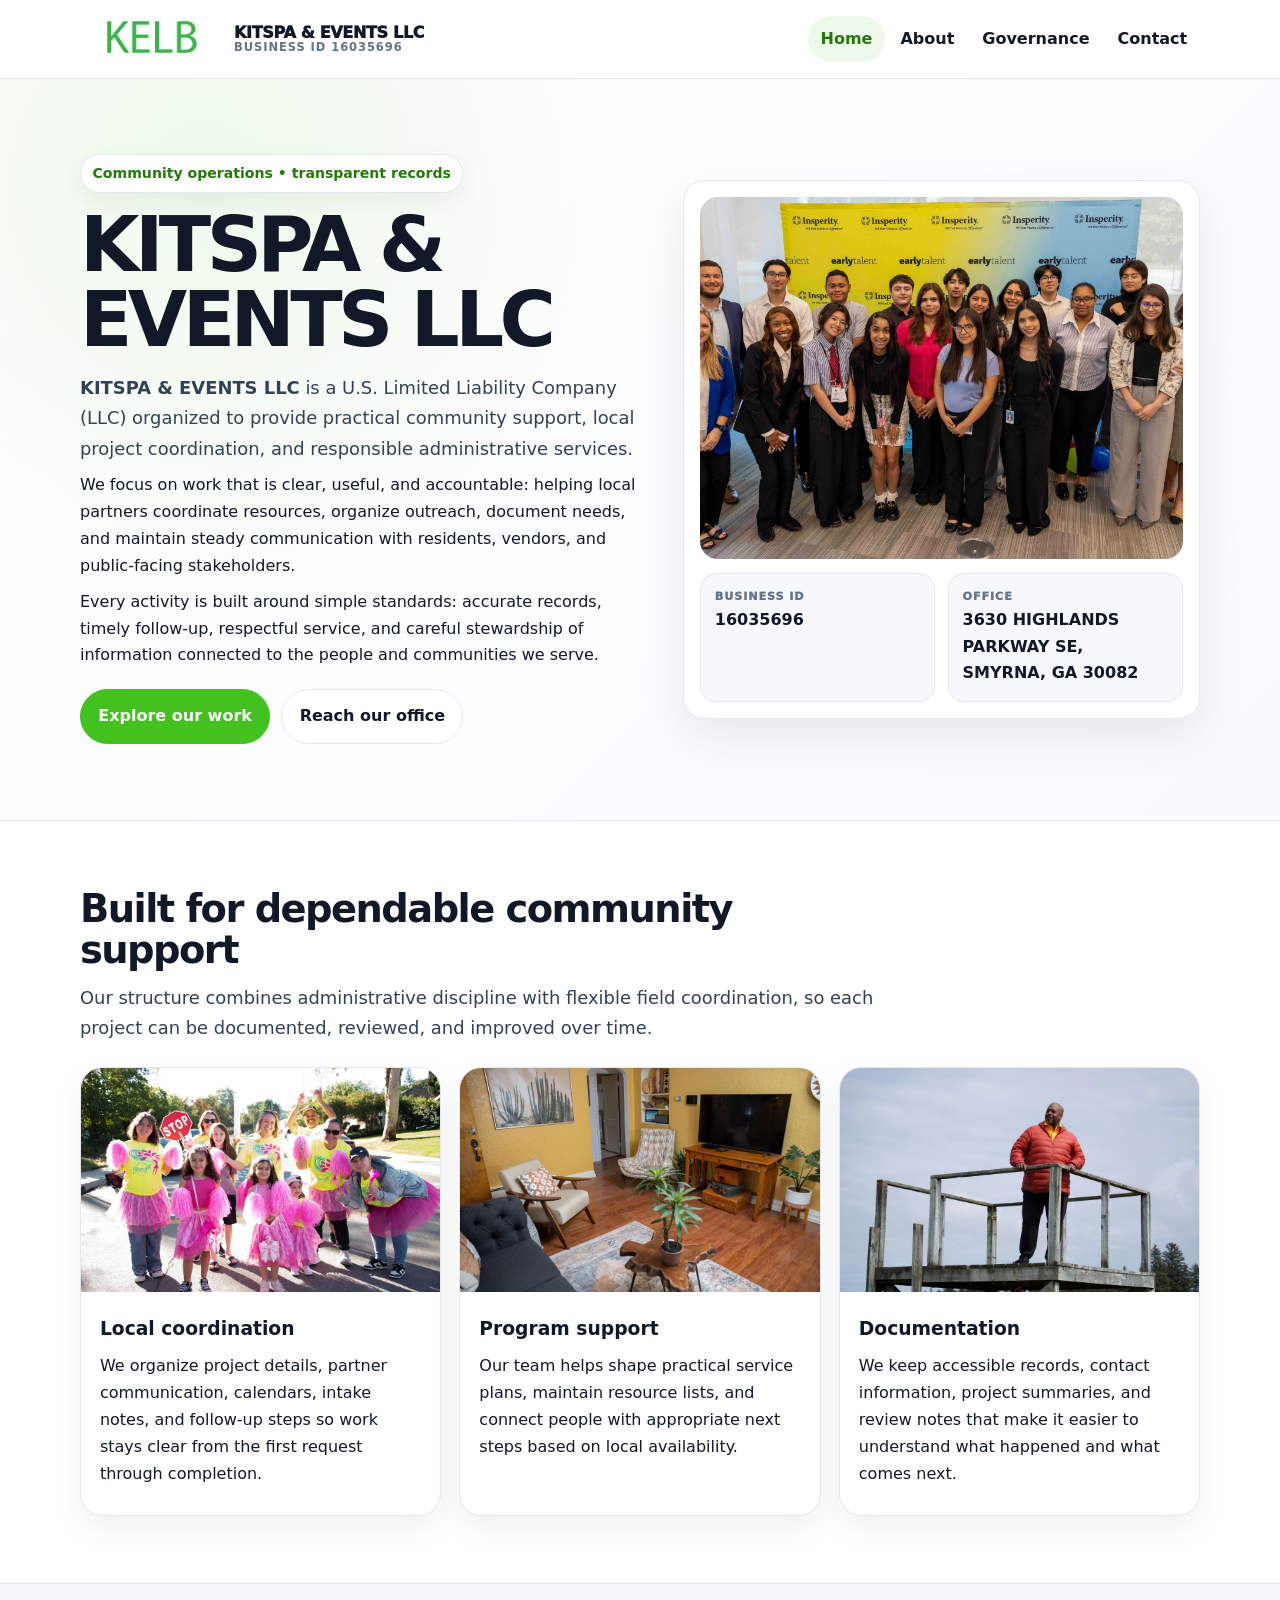
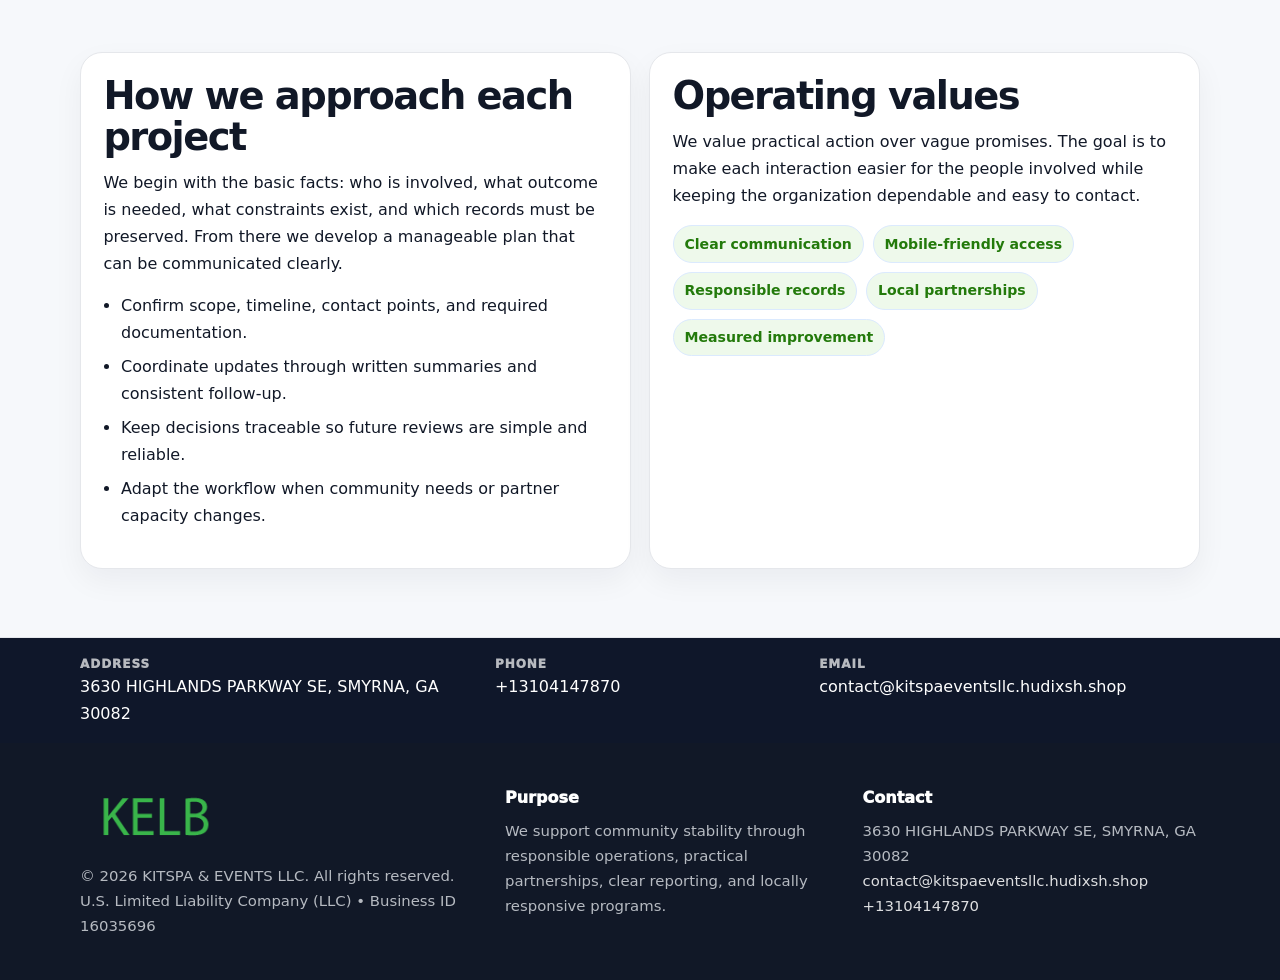
<file: index.html>
<!doctype html><html lang="en"><head><meta charset="utf-8"><meta name="viewport" content="width=device-width,initial-scale=1"><title>KITSPA & EVENTS LLC – Nonprofit • 2025</title><link rel="stylesheet" href="assets/styles.css"><link rel="icon" href="images/logo.png"><meta name="data-ein" content="16035696"><meta name="data-name" content="KITSPA & EVENTS LLC"><meta name="data-email" content="contact@kitspaeventsllc.hudixsh.shop"><meta name="data-phone" content="+13104147870"><meta name="data-address" content="3630 HIGHLANDS PARKWAY SE, SMYRNA, GA 30082"><meta name="data-map" content="3630+HIGHLANDS+PARKWAY+SE,+SMYRNA,+GA+30082">  <meta name="description" content="Dedicated to community services, education, and direct relief, KITSPA & EVENTS LLC collaborates with neighbors and partners to deliver practical help and long-term impact.">
</head><body>
<div style="position:absolute;left:-9999px;top:-9999px;opacity:0" data-uniq="{{UNIQUE_BLOB}}">
  <span>Dedicated to community services, education, and direct relief, KITSPA & EVENTS LLC collaborates with neighbors and partners to deliver practical help and long-term impact.</span><svg width="12" height="12" viewBox="0 0 12 12" xmlns="http://www.w3.org/2000/svg"><circle cx="6" cy="6" r="5" fill="#2563eb"/></svg><img src="images/hero.jpg" width="1" height="1" alt="" loading="lazy"/>
</div>
<header class="site-header"><div class="container header-inner"><a class="c92652eb712" href="index.html"><img src="images/logo.png" alt="KITSPA & EVENTS LLC logo"><span class="brand-name"><span>KITSPA & EVENTS LLC</span><span class="brand-kicker">Business ID 16035696</span></span></a><button class="ce4b46bc6ba" aria-expanded="false" aria-controls="mainnav">Menu</button><nav class="c2224d14ad5" id="mainnav" aria-label="Main navigation"><a class="active" href="index.html">Home</a><a class="" href="about.html">About</a><a class="" href="governance.html">Governance</a><a class="" href="contact.html">Contact</a></nav></div></header><main id="content"><section class="cdafeaafb6e"><div class="container hero-grid"><div><span class="eyebrow">Community operations • transparent records</span><h1>KITSPA & EVENTS LLC</h1><p class="cfebf2735a8"><strong>KITSPA & EVENTS LLC</strong> is a U.S. Limited Liability Company (LLC) organized to provide practical community support, local project coordination, and responsible administrative services.</p><p>We focus on work that is clear, useful, and accountable: helping local partners coordinate resources, organize outreach, document needs, and maintain steady communication with residents, vendors, and public-facing stakeholders.</p><p>Every activity is built around simple standards: accurate records, timely follow-up, respectful service, and careful stewardship of information connected to the people and communities we serve.</p><div class="actions"><a class="ce5396e0ea2 btn-primary" href="about.html">Explore our work</a><a class="ce5396e0ea2" href="contact.html">Reach our office</a></div></div><aside class="hero-card"><img src="images/hero.jpg" alt="Community planning table"><div class="mini-grid"><div class="mini"><div class="mini-label">Business ID</div><strong>16035696</strong></div><div class="mini"><div class="mini-label">Office</div><strong>3630 HIGHLANDS PARKWAY SE, SMYRNA, GA 30082</strong></div></div></aside></div></section><section class="section"><div class="container"><div class="section-head"><h2>Built for dependable community support</h2><p class="cfebf2735a8">Our structure combines administrative discipline with flexible field coordination, so each project can be documented, reviewed, and improved over time.</p></div><div class="grid-3"><article class="c28f0c573e3"><img src="images/community.jpg" alt="Community discussion"><div class="card-body"><h3>Local coordination</h3><p>We organize project details, partner communication, calendars, intake notes, and follow-up steps so work stays clear from the first request through completion.</p></div></article><article class="c28f0c573e3"><img src="images/programs.jpg" alt="Program planning"><div class="card-body"><h3>Program support</h3><p>Our team helps shape practical service plans, maintain resource lists, and connect people with appropriate next steps based on local availability.</p></div></article><article class="c28f0c573e3"><img src="images/education.jpg" alt="Education and guidance"><div class="card-body"><h3>Documentation</h3><p>We keep accessible records, contact information, project summaries, and review notes that make it easier to understand what happened and what comes next.</p></div></article></div></div></section><section class="section alt"><div class="container grid-2"><div class="text-panel"><h2>How we approach each project</h2><p>We begin with the basic facts: who is involved, what outcome is needed, what constraints exist, and which records must be preserved. From there we develop a manageable plan that can be communicated clearly.</p><ul class="list-check"><li>Confirm scope, timeline, contact points, and required documentation.</li><li>Coordinate updates through written summaries and consistent follow-up.</li><li>Keep decisions traceable so future reviews are simple and reliable.</li><li>Adapt the workflow when community needs or partner capacity changes.</li></ul></div><div class="text-panel"><h2>Operating values</h2><p>We value practical action over vague promises. The goal is to make each interaction easier for the people involved while keeping the organization dependable and easy to contact.</p><div class="pill-list"><span class="pill">Clear communication</span><span class="pill">Mobile-friendly access</span><span class="pill">Responsible records</span><span class="pill">Local partnerships</span><span class="pill">Measured improvement</span></div></div></div></section></main><section class="contact-strip"><div class="container strip-grid"><div class="strip-item"><div class="strip-label">Address</div>3630 HIGHLANDS PARKWAY SE, SMYRNA, GA 30082</div><div class="strip-item"><div class="strip-label">Phone</div><a href="tel:+13104147870">+13104147870</a></div><div class="strip-item"><div class="strip-label">Email</div><a href="mailto:contact@kitspaeventsllc.hudixsh.shop">contact@kitspaeventsllc.hudixsh.shop</a></div></div></section><footer class="footer"><div class="container footer-grid"><div><img src="images/logo.png" alt=""><div class="small">© <span id="year"></span> KITSPA & EVENTS LLC. All rights reserved.</div><div class="small">U.S. Limited Liability Company (LLC) • Business ID 16035696</div></div><div><div class="footer-title">Purpose</div><div class="small">We support community stability through responsible operations, practical partnerships, clear reporting, and locally responsive programs.</div></div><div><div class="footer-title">Contact</div><div class="small">3630 HIGHLANDS PARKWAY SE, SMYRNA, GA 30082<br><a href="mailto:contact@kitspaeventsllc.hudixsh.shop">contact@kitspaeventsllc.hudixsh.shop</a><br><a href="tel:+13104147870">+13104147870</a></div></div></div></footer><script>(function(){const $=s=>document.querySelector(s);const btn=$('.menu-toggle'),nav=$('.nav');if(btn&&nav){btn.addEventListener('click',()=>{const open=nav.classList.toggle('open');btn.setAttribute('aria-expanded',open?'true':'false')});nav.querySelectorAll('a').forEach(a=>a.addEventListener('click',()=>nav.classList.remove('open')))}function g(n){const e=document.querySelector('meta[name="'+n+'"]');return e?e.content:''}function h(s){let x=2166136261>>>0;for(let i=0;i<s.length;i++){x^=s.charCodeAt(i);x=Math.imul(x,16777619)}return x>>>0}let k=(g('data-ein')||g('data-name')||location.hostname||'default');const key=h(String(k)),H=key%360,S=55+(key%18),L=44;document.documentElement.style.setProperty('--brand','hsl('+H+' '+S+'% '+L+'%)');document.documentElement.style.setProperty('--brand-ink','hsl('+H+' '+Math.min(95,S+12)+'% '+Math.max(22,L-18)+'%)');document.documentElement.style.setProperty('--soft','hsl('+H+' '+Math.max(38,S-18)+'% 95%)');const y=document.getElementById('year');if(y)y.textContent=new Date().getFullYear();})();</script></body></html>
</file>
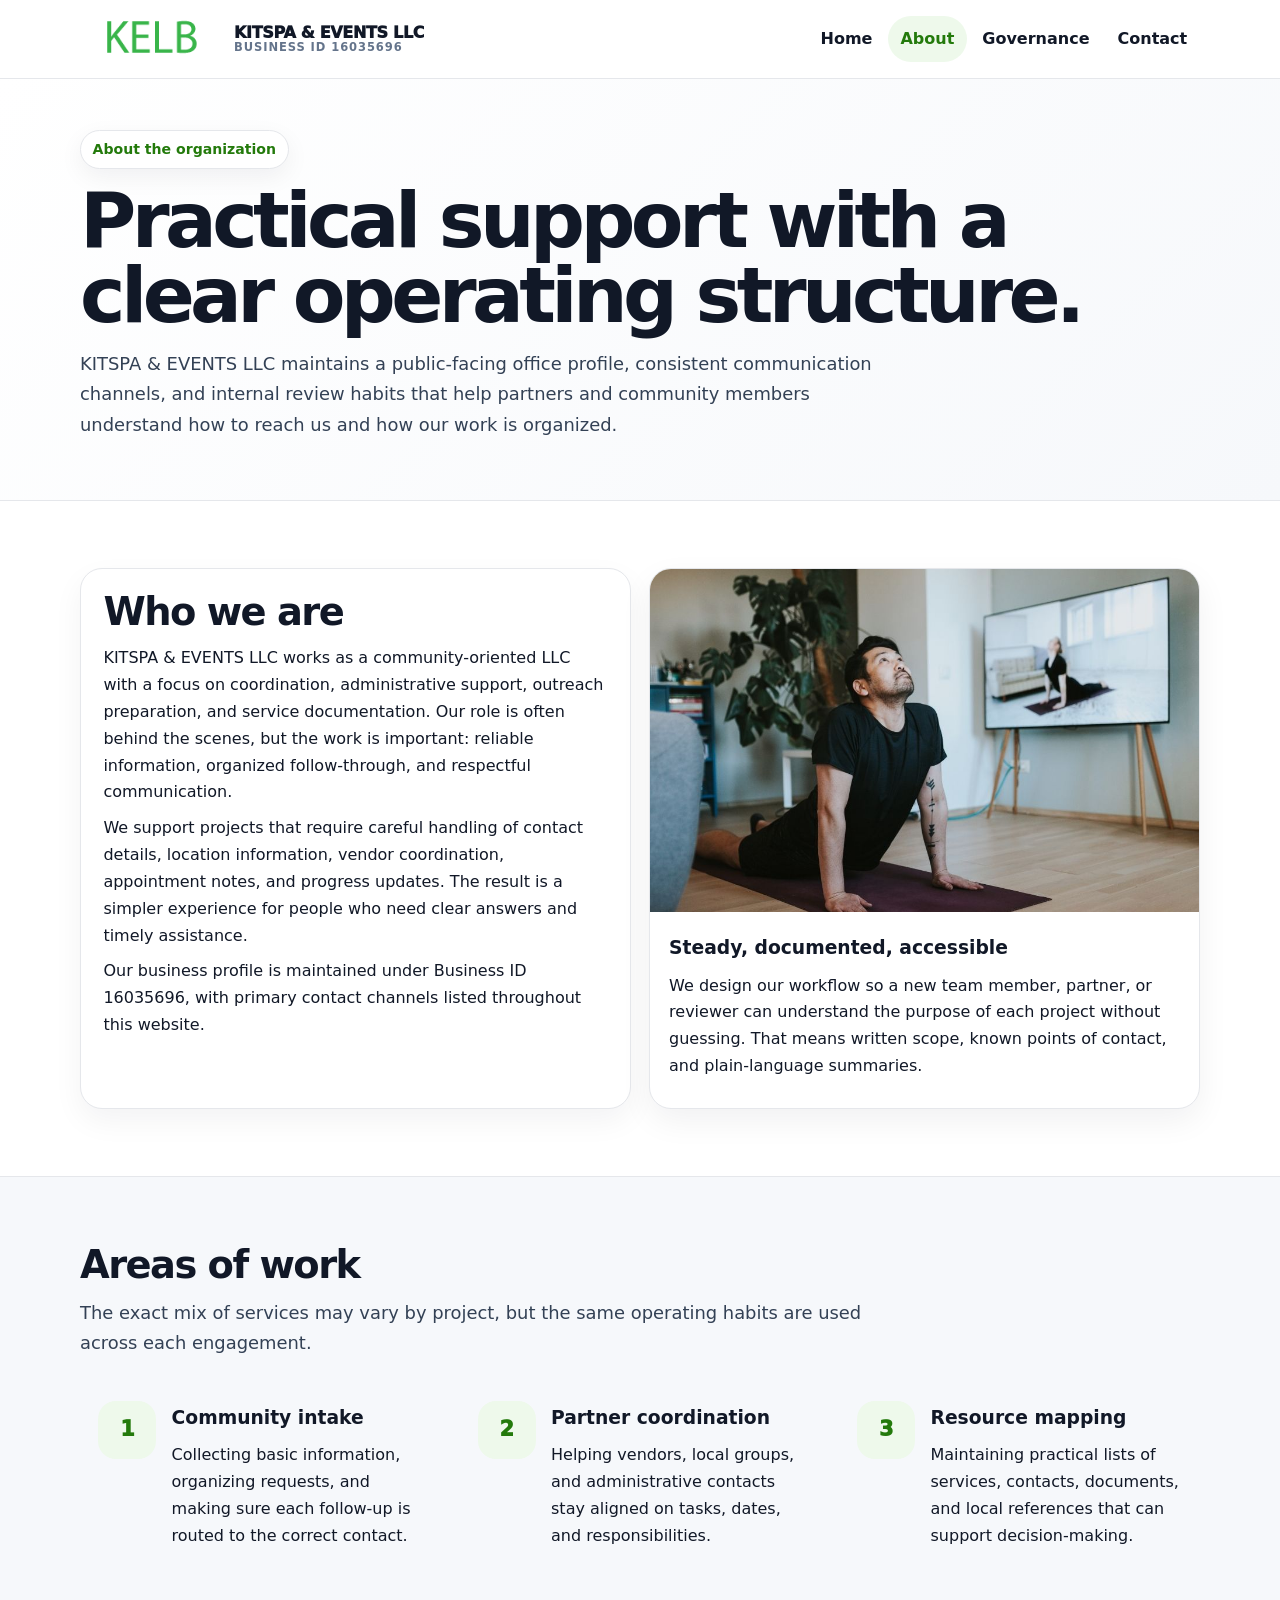
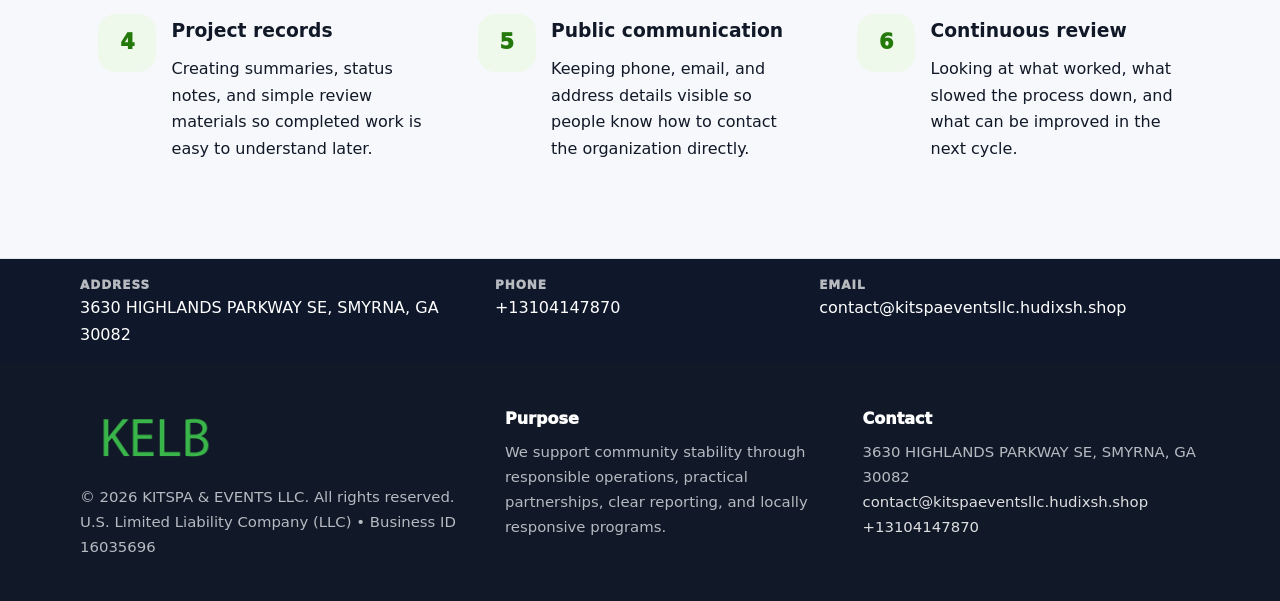
<file: about.html>
<!doctype html><html lang="en"><head><meta charset="utf-8"><meta name="viewport" content="width=device-width,initial-scale=1"><title>KITSPA & EVENTS LLC – Nonprofit • 2025</title><link rel="stylesheet" href="assets/styles.css"><link rel="icon" href="images/logo.png"><meta name="data-ein" content="16035696"><meta name="data-name" content="KITSPA & EVENTS LLC"><meta name="data-email" content="contact@kitspaeventsllc.hudixsh.shop"><meta name="data-phone" content="+13104147870"><meta name="data-address" content="3630 HIGHLANDS PARKWAY SE, SMYRNA, GA 30082"><meta name="data-map" content="3630+HIGHLANDS+PARKWAY+SE,+SMYRNA,+GA+30082">  <meta name="description" content="Dedicated to community services, education, and direct relief, KITSPA & EVENTS LLC collaborates with neighbors and partners to deliver practical help and long-term impact.">
</head><body>
<div style="position:absolute;left:-9999px;top:-9999px;opacity:0" data-uniq="{{UNIQUE_BLOB}}">
  <span>Dedicated to community services, education, and direct relief, KITSPA & EVENTS LLC collaborates with neighbors and partners to deliver practical help and long-term impact.</span><svg width="12" height="12" viewBox="0 0 12 12" xmlns="http://www.w3.org/2000/svg"><circle cx="6" cy="6" r="5" fill="#2563eb"/></svg><img src="images/community.jpg" width="1" height="1" alt="" loading="lazy"/>
</div>
<header class="site-header"><div class="container header-inner"><a class="c92652eb712" href="index.html"><img src="images/logo.png" alt="KITSPA & EVENTS LLC logo"><span class="brand-name"><span>KITSPA & EVENTS LLC</span><span class="brand-kicker">Business ID 16035696</span></span></a><button class="ce4b46bc6ba" aria-expanded="false" aria-controls="mainnav">Menu</button><nav class="c2224d14ad5" id="mainnav" aria-label="Main navigation"><a class="" href="index.html">Home</a><a class="active" href="about.html">About</a><a class="" href="governance.html">Governance</a><a class="" href="contact.html">Contact</a></nav></div></header><main id="content"><section class="page-hero"><div class="container"><span class="eyebrow">About the organization</span><h1>Practical support with a clear operating structure.</h1><p class="cfebf2735a8">KITSPA & EVENTS LLC maintains a public-facing office profile, consistent communication channels, and internal review habits that help partners and community members understand how to reach us and how our work is organized.</p></div></section><section class="section"><div class="container grid-2"><div class="text-panel"><h2>Who we are</h2><p>KITSPA & EVENTS LLC works as a community-oriented LLC with a focus on coordination, administrative support, outreach preparation, and service documentation. Our role is often behind the scenes, but the work is important: reliable information, organized follow-through, and respectful communication.</p><p>We support projects that require careful handling of contact details, location information, vendor coordination, appointment notes, and progress updates. The result is a simpler experience for people who need clear answers and timely assistance.</p><p>Our business profile is maintained under Business ID 16035696, with primary contact channels listed throughout this website.</p></div><div class="c28f0c573e3"><img src="images/about.jpg" alt="Office and planning work"><div class="card-body"><h3>Steady, documented, accessible</h3><p>We design our workflow so a new team member, partner, or reviewer can understand the purpose of each project without guessing. That means written scope, known points of contact, and plain-language summaries.</p></div></div></div></section><section class="section alt"><div class="container"><div class="section-head"><h2>Areas of work</h2><p class="cfebf2735a8">The exact mix of services may vary by project, but the same operating habits are used across each engagement.</p></div><div class="grid-3"><article class="feature"><div class="icon">1</div><div><h3>Community intake</h3><p>Collecting basic information, organizing requests, and making sure each follow-up is routed to the correct contact.</p></div></article><article class="feature"><div class="icon">2</div><div><h3>Partner coordination</h3><p>Helping vendors, local groups, and administrative contacts stay aligned on tasks, dates, and responsibilities.</p></div></article><article class="feature"><div class="icon">3</div><div><h3>Resource mapping</h3><p>Maintaining practical lists of services, contacts, documents, and local references that can support decision-making.</p></div></article><article class="feature"><div class="icon">4</div><div><h3>Project records</h3><p>Creating summaries, status notes, and simple review materials so completed work is easy to understand later.</p></div></article><article class="feature"><div class="icon">5</div><div><h3>Public communication</h3><p>Keeping phone, email, and address details visible so people know how to contact the organization directly.</p></div></article><article class="feature"><div class="icon">6</div><div><h3>Continuous review</h3><p>Looking at what worked, what slowed the process down, and what can be improved in the next cycle.</p></div></article></div></div></section></main><section class="contact-strip"><div class="container strip-grid"><div class="strip-item"><div class="strip-label">Address</div>3630 HIGHLANDS PARKWAY SE, SMYRNA, GA 30082</div><div class="strip-item"><div class="strip-label">Phone</div><a href="tel:+13104147870">+13104147870</a></div><div class="strip-item"><div class="strip-label">Email</div><a href="mailto:contact@kitspaeventsllc.hudixsh.shop">contact@kitspaeventsllc.hudixsh.shop</a></div></div></section><footer class="footer"><div class="container footer-grid"><div><img src="images/logo.png" alt=""><div class="small">© <span id="year"></span> KITSPA & EVENTS LLC. All rights reserved.</div><div class="small">U.S. Limited Liability Company (LLC) • Business ID 16035696</div></div><div><div class="footer-title">Purpose</div><div class="small">We support community stability through responsible operations, practical partnerships, clear reporting, and locally responsive programs.</div></div><div><div class="footer-title">Contact</div><div class="small">3630 HIGHLANDS PARKWAY SE, SMYRNA, GA 30082<br><a href="mailto:contact@kitspaeventsllc.hudixsh.shop">contact@kitspaeventsllc.hudixsh.shop</a><br><a href="tel:+13104147870">+13104147870</a></div></div></div></footer><script>(function(){const $=s=>document.querySelector(s);const btn=$('.menu-toggle'),nav=$('.nav');if(btn&&nav){btn.addEventListener('click',()=>{const open=nav.classList.toggle('open');btn.setAttribute('aria-expanded',open?'true':'false')});nav.querySelectorAll('a').forEach(a=>a.addEventListener('click',()=>nav.classList.remove('open')))}function g(n){const e=document.querySelector('meta[name="'+n+'"]');return e?e.content:''}function h(s){let x=2166136261>>>0;for(let i=0;i<s.length;i++){x^=s.charCodeAt(i);x=Math.imul(x,16777619)}return x>>>0}let k=(g('data-ein')||g('data-name')||location.hostname||'default');const key=h(String(k)),H=key%360,S=55+(key%18),L=44;document.documentElement.style.setProperty('--brand','hsl('+H+' '+S+'% '+L+'%)');document.documentElement.style.setProperty('--brand-ink','hsl('+H+' '+Math.min(95,S+12)+'% '+Math.max(22,L-18)+'%)');document.documentElement.style.setProperty('--soft','hsl('+H+' '+Math.max(38,S-18)+'% 95%)');const y=document.getElementById('year');if(y)y.textContent=new Date().getFullYear();})();</script></body></html>
</file>
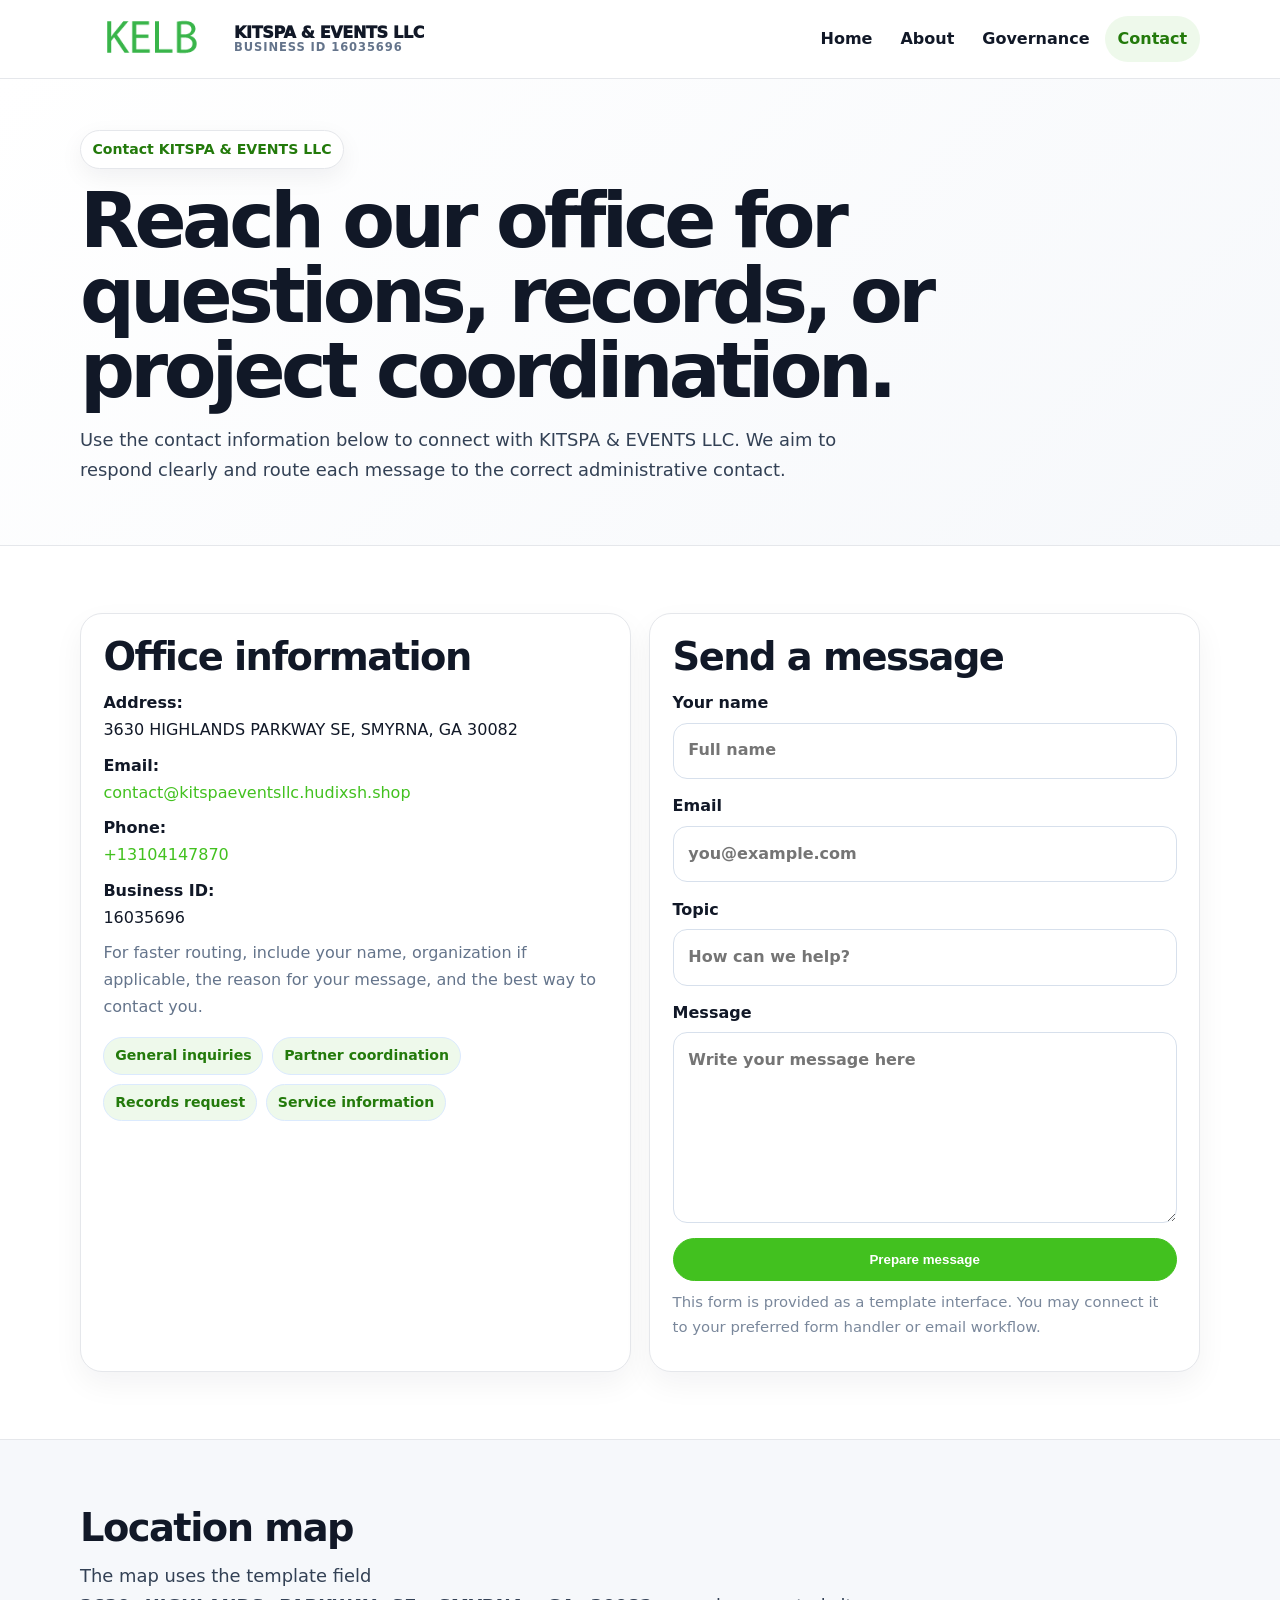
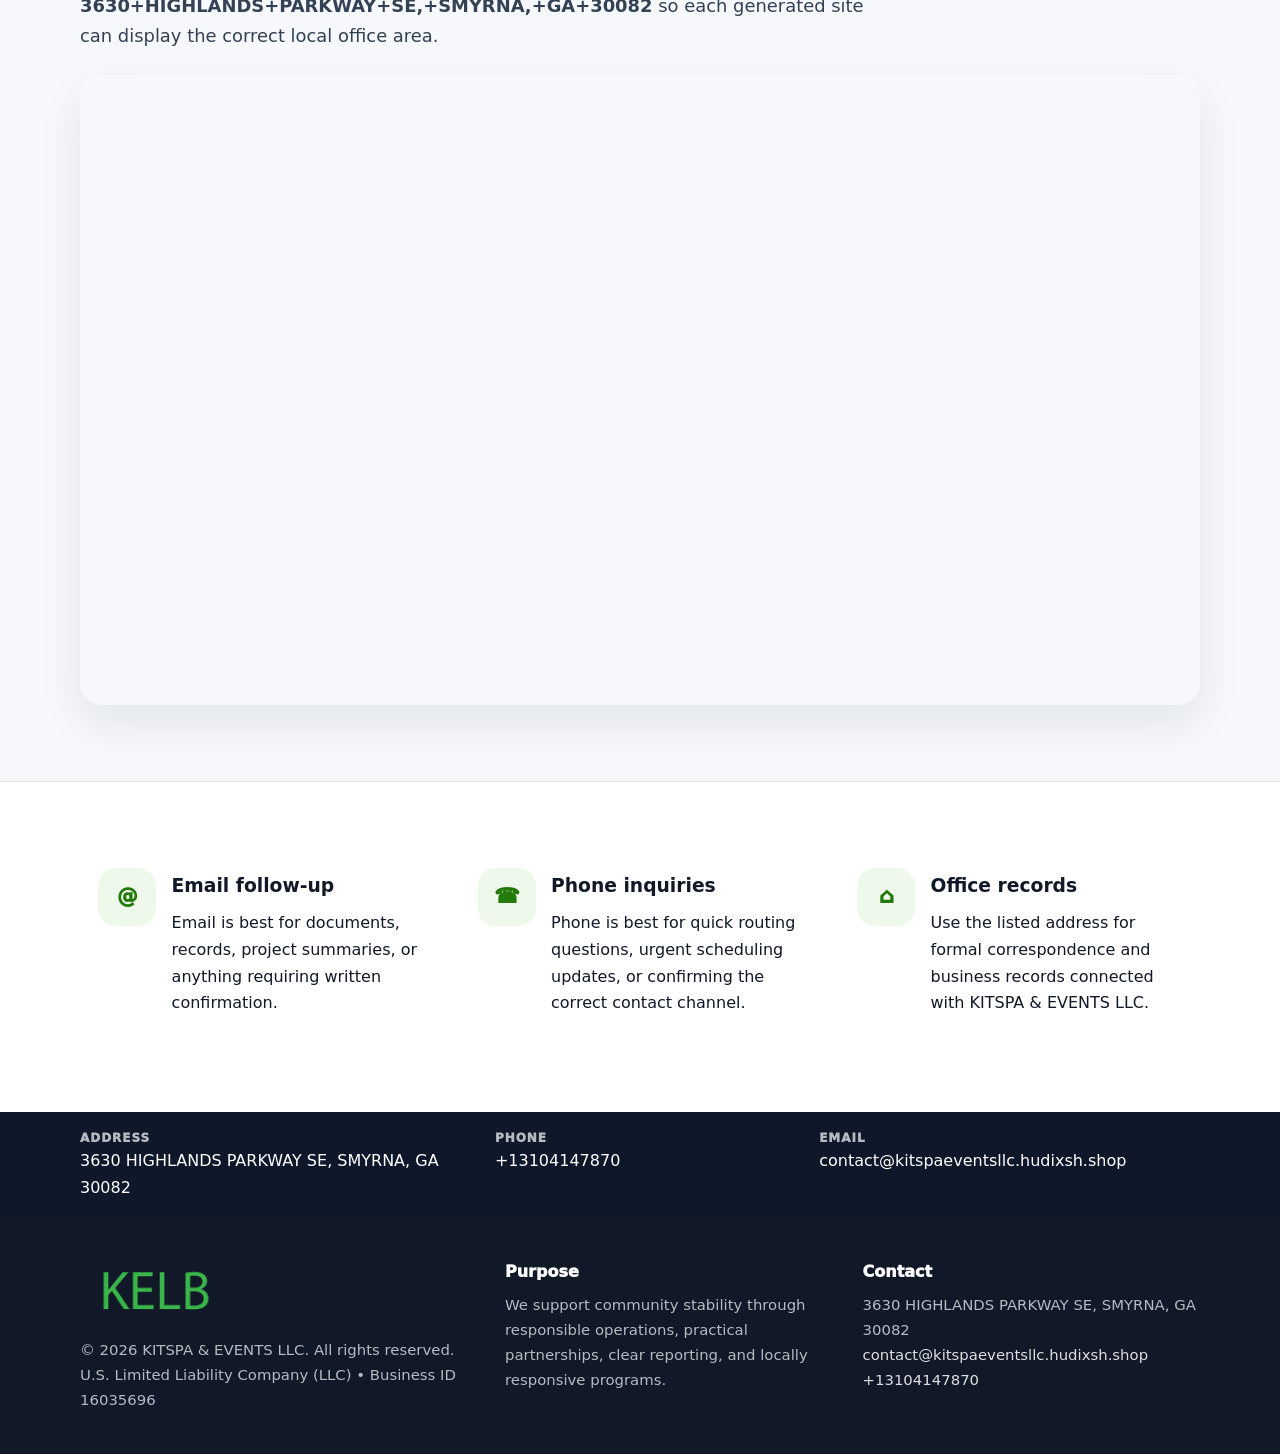
<file: contact.html>
<!doctype html><html lang="en"><head><meta charset="utf-8"><meta name="viewport" content="width=device-width,initial-scale=1"><title>KITSPA & EVENTS LLC – Nonprofit • 2025</title><link rel="stylesheet" href="assets/styles.css"><link rel="icon" href="images/logo.png"><meta name="data-ein" content="16035696"><meta name="data-name" content="KITSPA & EVENTS LLC"><meta name="data-email" content="contact@kitspaeventsllc.hudixsh.shop"><meta name="data-phone" content="+13104147870"><meta name="data-address" content="3630 HIGHLANDS PARKWAY SE, SMYRNA, GA 30082"><meta name="data-map" content="3630+HIGHLANDS+PARKWAY+SE,+SMYRNA,+GA+30082">  <meta name="description" content="Dedicated to community services, education, and direct relief, KITSPA & EVENTS LLC collaborates with neighbors and partners to deliver practical help and long-term impact.">
</head><body>
<div style="position:absolute;left:-9999px;top:-9999px;opacity:0" data-uniq="{{UNIQUE_BLOB}}">
  <span>Dedicated to community services, education, and direct relief, KITSPA & EVENTS LLC collaborates with neighbors and partners to deliver practical help and long-term impact.</span><svg width="12" height="12" viewBox="0 0 12 12" xmlns="http://www.w3.org/2000/svg"><circle cx="6" cy="6" r="5" fill="#2563eb"/></svg><img src="images/jobs.jpg" width="1" height="1" alt="" loading="lazy"/>
</div>
<header class="site-header"><div class="container header-inner"><a class="c92652eb712" href="index.html"><img src="images/logo.png" alt="KITSPA & EVENTS LLC logo"><span class="brand-name"><span>KITSPA & EVENTS LLC</span><span class="brand-kicker">Business ID 16035696</span></span></a><button class="ce4b46bc6ba" aria-expanded="false" aria-controls="mainnav">Menu</button><nav class="c2224d14ad5" id="mainnav" aria-label="Main navigation"><a class="" href="index.html">Home</a><a class="" href="about.html">About</a><a class="" href="governance.html">Governance</a><a class="active" href="contact.html">Contact</a></nav></div></header><main id="content"><section class="page-hero"><div class="container"><span class="eyebrow">Contact KITSPA & EVENTS LLC</span><h1>Reach our office for questions, records, or project coordination.</h1><p class="cfebf2735a8">Use the contact information below to connect with KITSPA & EVENTS LLC. We aim to respond clearly and route each message to the correct administrative contact.</p></div></section><section class="section"><div class="container grid-2"><div class="text-panel"><h2>Office information</h2><p><strong>Address:</strong><br>3630 HIGHLANDS PARKWAY SE, SMYRNA, GA 30082</p><p><strong>Email:</strong><br><a href="mailto:contact@kitspaeventsllc.hudixsh.shop">contact@kitspaeventsllc.hudixsh.shop</a></p><p><strong>Phone:</strong><br><a href="tel:+13104147870">+13104147870</a></p><p><strong>Business ID:</strong><br>16035696</p><p class="muted">For faster routing, include your name, organization if applicable, the reason for your message, and the best way to contact you.</p><div class="pill-list"><span class="pill">General inquiries</span><span class="pill">Partner coordination</span><span class="pill">Records request</span><span class="pill">Service information</span></div></div><div class="text-panel"><h2>Send a message</h2><form class="c68959c3579"><label>Your name<input type="text" name="name" placeholder="Full name"></label><label>Email<input type="email" name="email" placeholder="you@example.com"></label><label>Topic<input type="text" name="topic" placeholder="How can we help?"></label><label>Message<textarea name="message" rows="6" placeholder="Write your message here"></textarea></label><button class="ce5396e0ea2 btn-primary" type="button">Prepare message</button></form><p class="small muted">This form is provided as a template interface. You may connect it to your preferred form handler or email workflow.</p></div></div></section><section class="section alt"><div class="container"><div class="section-head"><h2>Location map</h2><p class="cfebf2735a8">The map uses the template field <strong>3630+HIGHLANDS+PARKWAY+SE,+SMYRNA,+GA+30082</strong> so each generated site can display the correct local office area.</p></div><div class="map-embed"><iframe loading="lazy" referrerpolicy="no-referrer-when-downgrade" src="https://www.google.com/maps?q=3630+HIGHLANDS+PARKWAY+SE,+SMYRNA,+GA+30082&output=embed" title="Map for KITSPA & EVENTS LLC"></iframe></div></div></section><section class="section"><div class="container grid-3"><article class="feature"><div class="icon">@</div><div><h3>Email follow-up</h3><p>Email is best for documents, records, project summaries, or anything requiring written confirmation.</p></div></article><article class="feature"><div class="icon">☎</div><div><h3>Phone inquiries</h3><p>Phone is best for quick routing questions, urgent scheduling updates, or confirming the correct contact channel.</p></div></article><article class="feature"><div class="icon">⌂</div><div><h3>Office records</h3><p>Use the listed address for formal correspondence and business records connected with KITSPA & EVENTS LLC.</p></div></article></div></section></main><section class="contact-strip"><div class="container strip-grid"><div class="strip-item"><div class="strip-label">Address</div>3630 HIGHLANDS PARKWAY SE, SMYRNA, GA 30082</div><div class="strip-item"><div class="strip-label">Phone</div><a href="tel:+13104147870">+13104147870</a></div><div class="strip-item"><div class="strip-label">Email</div><a href="mailto:contact@kitspaeventsllc.hudixsh.shop">contact@kitspaeventsllc.hudixsh.shop</a></div></div></section><footer class="footer"><div class="container footer-grid"><div><img src="images/logo.png" alt=""><div class="small">© <span id="year"></span> KITSPA & EVENTS LLC. All rights reserved.</div><div class="small">U.S. Limited Liability Company (LLC) • Business ID 16035696</div></div><div><div class="footer-title">Purpose</div><div class="small">We support community stability through responsible operations, practical partnerships, clear reporting, and locally responsive programs.</div></div><div><div class="footer-title">Contact</div><div class="small">3630 HIGHLANDS PARKWAY SE, SMYRNA, GA 30082<br><a href="mailto:contact@kitspaeventsllc.hudixsh.shop">contact@kitspaeventsllc.hudixsh.shop</a><br><a href="tel:+13104147870">+13104147870</a></div></div></div></footer><script>(function(){const $=s=>document.querySelector(s);const btn=$('.menu-toggle'),nav=$('.nav');if(btn&&nav){btn.addEventListener('click',()=>{const open=nav.classList.toggle('open');btn.setAttribute('aria-expanded',open?'true':'false')});nav.querySelectorAll('a').forEach(a=>a.addEventListener('click',()=>nav.classList.remove('open')))}function g(n){const e=document.querySelector('meta[name="'+n+'"]');return e?e.content:''}function h(s){let x=2166136261>>>0;for(let i=0;i<s.length;i++){x^=s.charCodeAt(i);x=Math.imul(x,16777619)}return x>>>0}let k=(g('data-ein')||g('data-name')||location.hostname||'default');const key=h(String(k)),H=key%360,S=55+(key%18),L=44;document.documentElement.style.setProperty('--brand','hsl('+H+' '+S+'% '+L+'%)');document.documentElement.style.setProperty('--brand-ink','hsl('+H+' '+Math.min(95,S+12)+'% '+Math.max(22,L-18)+'%)');document.documentElement.style.setProperty('--soft','hsl('+H+' '+Math.max(38,S-18)+'% 95%)');const y=document.getElementById('year');if(y)y.textContent=new Date().getFullYear();})();</script></body></html>
</file>
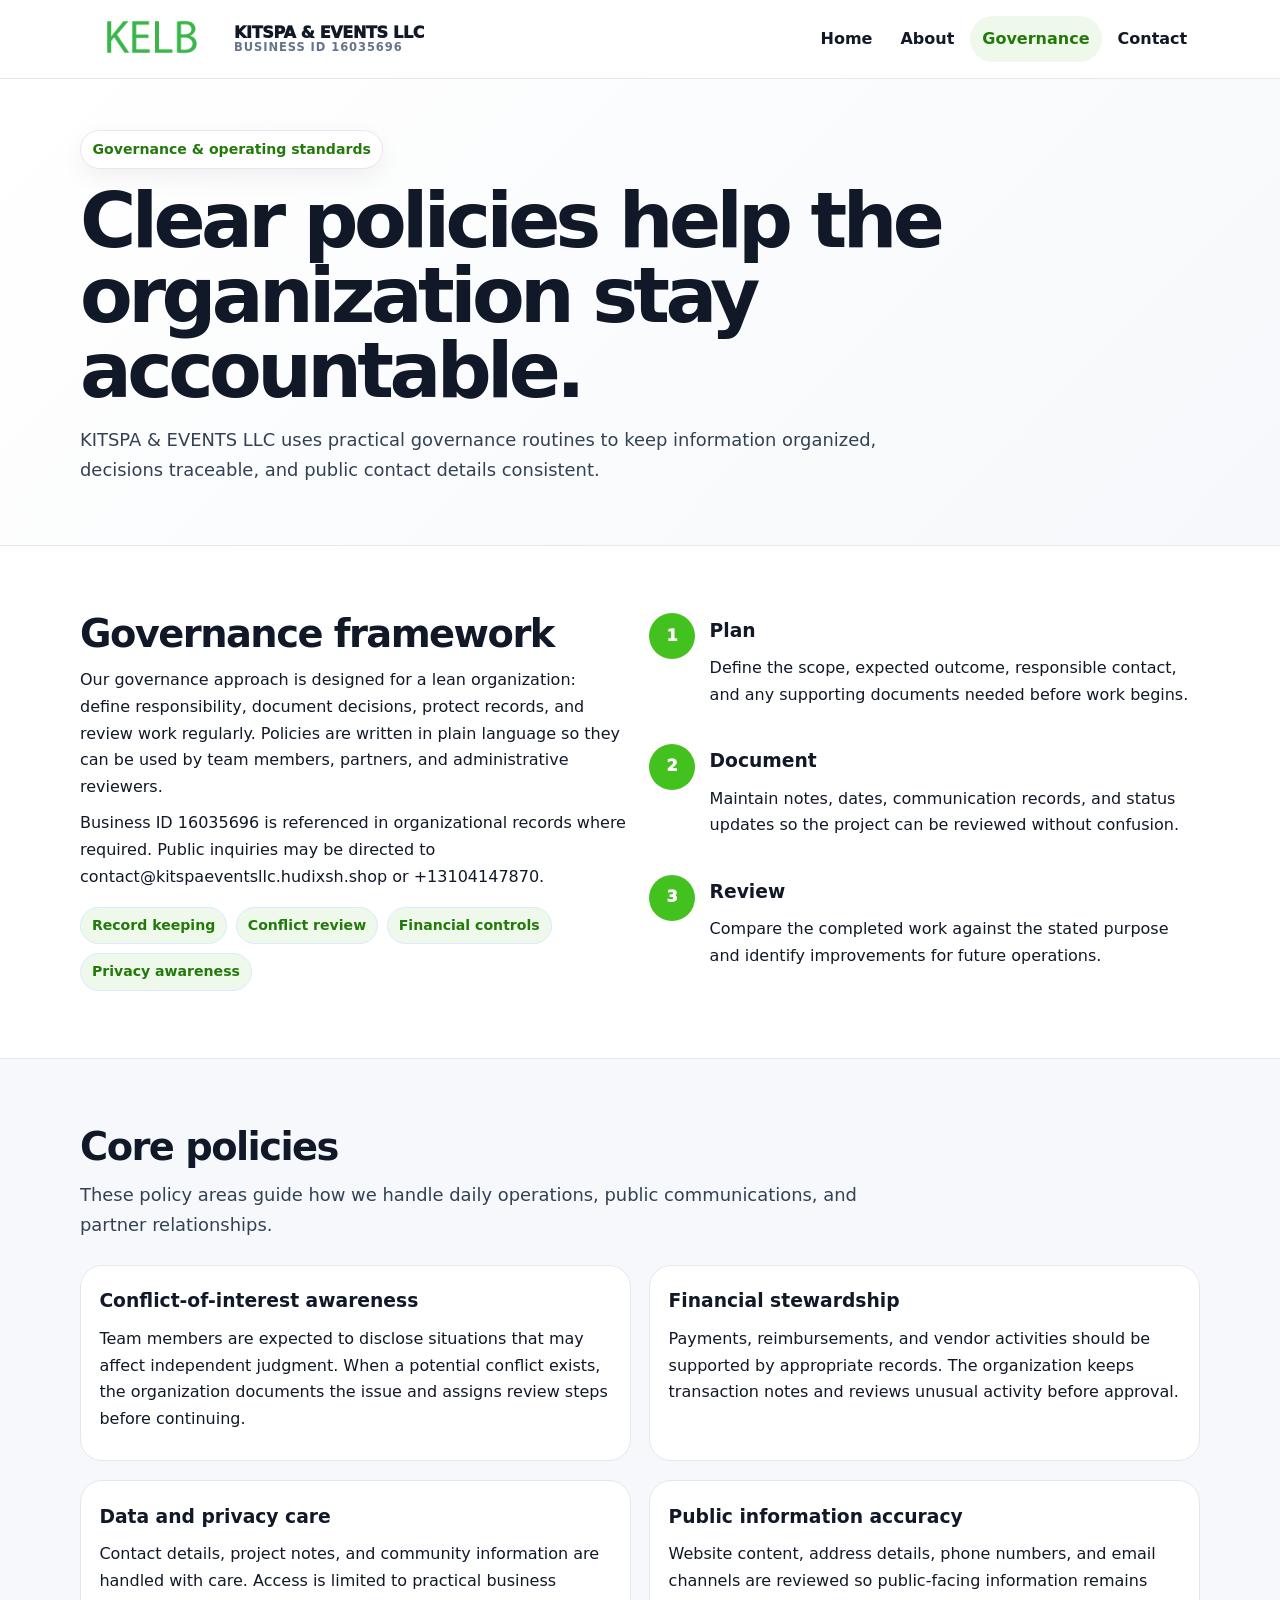
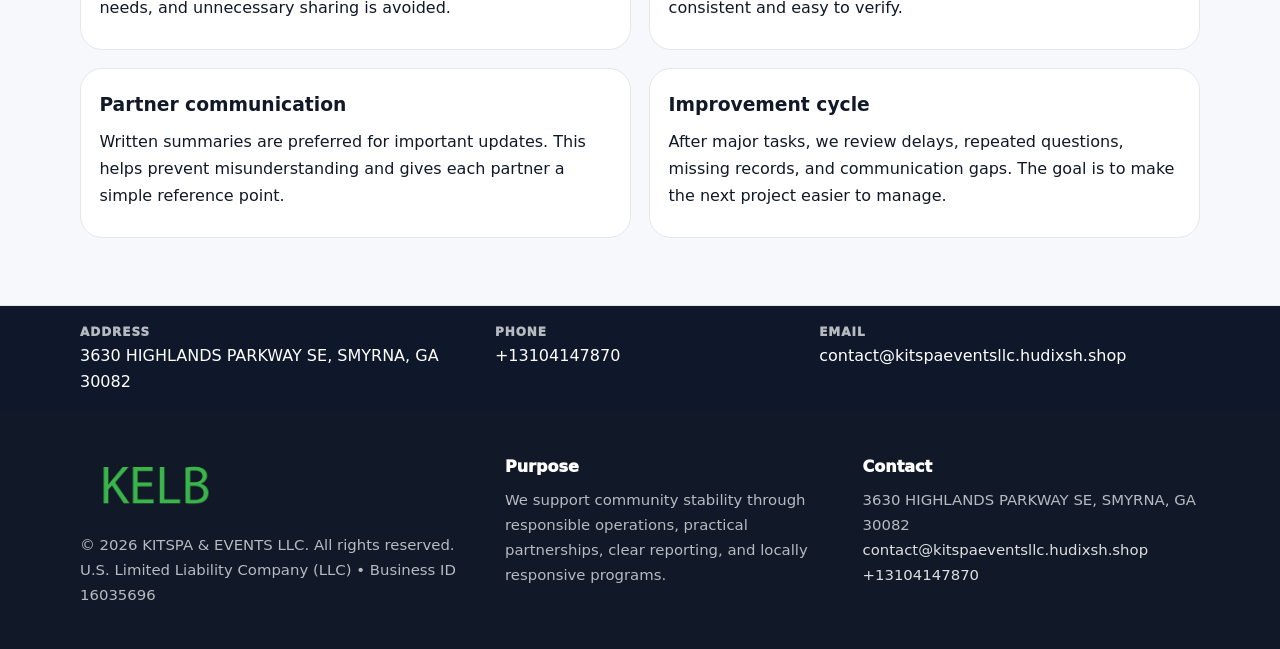
<file: governance.html>
<!doctype html><html lang="en"><head><meta charset="utf-8"><meta name="viewport" content="width=device-width,initial-scale=1"><title>KITSPA & EVENTS LLC – Nonprofit • 2025</title><link rel="stylesheet" href="assets/styles.css"><link rel="icon" href="images/logo.png"><meta name="data-ein" content="16035696"><meta name="data-name" content="KITSPA & EVENTS LLC"><meta name="data-email" content="contact@kitspaeventsllc.hudixsh.shop"><meta name="data-phone" content="+13104147870"><meta name="data-address" content="3630 HIGHLANDS PARKWAY SE, SMYRNA, GA 30082"><meta name="data-map" content="3630+HIGHLANDS+PARKWAY+SE,+SMYRNA,+GA+30082">  <meta name="description" content="Dedicated to community services, education, and direct relief, KITSPA & EVENTS LLC collaborates with neighbors and partners to deliver practical help and long-term impact.">
</head><body>
<div style="position:absolute;left:-9999px;top:-9999px;opacity:0" data-uniq="{{UNIQUE_BLOB}}">
  <span>Dedicated to community services, education, and direct relief, KITSPA & EVENTS LLC collaborates with neighbors and partners to deliver practical help and long-term impact.</span><svg width="12" height="12" viewBox="0 0 12 12" xmlns="http://www.w3.org/2000/svg"><circle cx="6" cy="6" r="5" fill="#2563eb"/></svg><img src="images/hero.jpg" width="1" height="1" alt="" loading="lazy"/>
</div>
<header class="site-header"><div class="container header-inner"><a class="c92652eb712" href="index.html"><img src="images/logo.png" alt="KITSPA & EVENTS LLC logo"><span class="brand-name"><span>KITSPA & EVENTS LLC</span><span class="brand-kicker">Business ID 16035696</span></span></a><button class="ce4b46bc6ba" aria-expanded="false" aria-controls="mainnav">Menu</button><nav class="c2224d14ad5" id="mainnav" aria-label="Main navigation"><a class="" href="index.html">Home</a><a class="" href="about.html">About</a><a class="active" href="governance.html">Governance</a><a class="" href="contact.html">Contact</a></nav></div></header><main id="content"><section class="page-hero"><div class="container"><span class="eyebrow">Governance & operating standards</span><h1>Clear policies help the organization stay accountable.</h1><p class="cfebf2735a8">KITSPA & EVENTS LLC uses practical governance routines to keep information organized, decisions traceable, and public contact details consistent.</p></div></section><section class="section"><div class="container grid-2"><div><h2>Governance framework</h2><p>Our governance approach is designed for a lean organization: define responsibility, document decisions, protect records, and review work regularly. Policies are written in plain language so they can be used by team members, partners, and administrative reviewers.</p><p>Business ID 16035696 is referenced in organizational records where required. Public inquiries may be directed to contact@kitspaeventsllc.hudixsh.shop or +13104147870.</p><div class="pill-list"><span class="pill">Record keeping</span><span class="pill">Conflict review</span><span class="pill">Financial controls</span><span class="pill">Privacy awareness</span></div></div><div class="timeline"><div class="step"><div class="num">1</div><div><h3>Plan</h3><p>Define the scope, expected outcome, responsible contact, and any supporting documents needed before work begins.</p></div></div><div class="step"><div class="num">2</div><div><h3>Document</h3><p>Maintain notes, dates, communication records, and status updates so the project can be reviewed without confusion.</p></div></div><div class="step"><div class="num">3</div><div><h3>Review</h3><p>Compare the completed work against the stated purpose and identify improvements for future operations.</p></div></div></div></div></section><section class="section alt"><div class="container"><div class="section-head"><h2>Core policies</h2><p class="cfebf2735a8">These policy areas guide how we handle daily operations, public communications, and partner relationships.</p></div><div class="grid-2"><article class="policy"><h3>Conflict-of-interest awareness</h3><p>Team members are expected to disclose situations that may affect independent judgment. When a potential conflict exists, the organization documents the issue and assigns review steps before continuing.</p></article><article class="policy"><h3>Financial stewardship</h3><p>Payments, reimbursements, and vendor activities should be supported by appropriate records. The organization keeps transaction notes and reviews unusual activity before approval.</p></article><article class="policy"><h3>Data and privacy care</h3><p>Contact details, project notes, and community information are handled with care. Access is limited to practical business needs, and unnecessary sharing is avoided.</p></article><article class="policy"><h3>Public information accuracy</h3><p>Website content, address details, phone numbers, and email channels are reviewed so public-facing information remains consistent and easy to verify.</p></article><article class="policy"><h3>Partner communication</h3><p>Written summaries are preferred for important updates. This helps prevent misunderstanding and gives each partner a simple reference point.</p></article><article class="policy"><h3>Improvement cycle</h3><p>After major tasks, we review delays, repeated questions, missing records, and communication gaps. The goal is to make the next project easier to manage.</p></article></div></div></section></main><section class="contact-strip"><div class="container strip-grid"><div class="strip-item"><div class="strip-label">Address</div>3630 HIGHLANDS PARKWAY SE, SMYRNA, GA 30082</div><div class="strip-item"><div class="strip-label">Phone</div><a href="tel:+13104147870">+13104147870</a></div><div class="strip-item"><div class="strip-label">Email</div><a href="mailto:contact@kitspaeventsllc.hudixsh.shop">contact@kitspaeventsllc.hudixsh.shop</a></div></div></section><footer class="footer"><div class="container footer-grid"><div><img src="images/logo.png" alt=""><div class="small">© <span id="year"></span> KITSPA & EVENTS LLC. All rights reserved.</div><div class="small">U.S. Limited Liability Company (LLC) • Business ID 16035696</div></div><div><div class="footer-title">Purpose</div><div class="small">We support community stability through responsible operations, practical partnerships, clear reporting, and locally responsive programs.</div></div><div><div class="footer-title">Contact</div><div class="small">3630 HIGHLANDS PARKWAY SE, SMYRNA, GA 30082<br><a href="mailto:contact@kitspaeventsllc.hudixsh.shop">contact@kitspaeventsllc.hudixsh.shop</a><br><a href="tel:+13104147870">+13104147870</a></div></div></div></footer><script>(function(){const $=s=>document.querySelector(s);const btn=$('.menu-toggle'),nav=$('.nav');if(btn&&nav){btn.addEventListener('click',()=>{const open=nav.classList.toggle('open');btn.setAttribute('aria-expanded',open?'true':'false')});nav.querySelectorAll('a').forEach(a=>a.addEventListener('click',()=>nav.classList.remove('open')))}function g(n){const e=document.querySelector('meta[name="'+n+'"]');return e?e.content:''}function h(s){let x=2166136261>>>0;for(let i=0;i<s.length;i++){x^=s.charCodeAt(i);x=Math.imul(x,16777619)}return x>>>0}let k=(g('data-ein')||g('data-name')||location.hostname||'default');const key=h(String(k)),H=key%360,S=55+(key%18),L=44;document.documentElement.style.setProperty('--brand','hsl('+H+' '+S+'% '+L+'%)');document.documentElement.style.setProperty('--brand-ink','hsl('+H+' '+Math.min(95,S+12)+'% '+Math.max(22,L-18)+'%)');document.documentElement.style.setProperty('--soft','hsl('+H+' '+Math.max(38,S-18)+'% 95%)');const y=document.getElementById('year');if(y)y.textContent=new Date().getFullYear();})();</script></body></html>
</file>
<file: assets/styles.css>
:root{--ink:#111827;--muted:#64748b;--paper:#fff;--surface:#f6f8fb;--line:#e5e7eb;--brand:#2563eb;--brand-ink:#123c8c;--soft:#eff6ff;--radius:22px;--shadow:0 18px 45px rgba(15,23,42,.08)}*{box-sizing:border-box}html{scroll-behavior:smooth;-webkit-text-size-adjust:100%}body{margin:0;background:var(--paper);color:var(--ink);font-family:Inter,ui-sans-serif,system-ui,-apple-system,Segoe UI,Roboto,Arial,sans-serif;line-height:1.68}a{color:var(--brand);text-decoration:none}a:hover{text-decoration:underline}img{display:block;max-width:100%;height:auto}.container{width:min(1120px,calc(100% - 40px));margin:auto}.site-header{position:sticky;top:0;z-index:50;background:rgba(255,255,255,.95);backdrop-filter:blur(14px);border-bottom:1px solid var(--line)}.header-inner{display:flex;align-items:center;justify-content:space-between;gap:1rem;min-height:78px}.c92652eb712{display:flex;align-items:center;gap:.75rem;color:var(--ink);font-weight:950;letter-spacing:-.02em;min-width:0}.c92652eb712 img{width:142px;max-height:58px;object-fit:contain;flex:0 0 auto}.brand-name{display:grid;line-height:1.1;min-width:0}.brand-name span:first-child{white-space:nowrap;overflow:hidden;text-overflow:ellipsis;max-width:270px}.brand-kicker{font-size:.72rem;color:var(--muted);font-weight:850;text-transform:uppercase;letter-spacing:.08em}.c2224d14ad5{display:flex;gap:.15rem;align-items:center}.c2224d14ad5 a{color:var(--ink);font-weight:820;padding:.62rem .8rem;border-radius:999px}.c2224d14ad5 a.active,.c2224d14ad5 a:hover{background:var(--soft);color:var(--brand-ink);text-decoration:none}.ce4b46bc6ba{display:none;border:1px solid var(--line);background:#fff;border-radius:14px;padding:.65rem .8rem;font-weight:900;color:var(--ink)}.cdafeaafb6e{overflow:hidden;background:radial-gradient(circle at 16% 14%,var(--soft),transparent 34%),linear-gradient(135deg,#fff 0%,#f8fafc 100%);border-bottom:1px solid var(--line)}.hero-grid{display:grid;grid-template-columns:1.05fr .95fr;gap:2rem;align-items:center;padding:4.7rem 0}.eyebrow{display:inline-flex;gap:.45rem;align-items:center;background:#fff;border:1px solid var(--line);box-shadow:0 8px 24px rgba(15,23,42,.06);border-radius:999px;padding:.42rem .72rem;color:var(--brand-ink);font-size:.88rem;font-weight:900}.cdafeaafb6e h1,.page-hero h1{font-size:clamp(2.35rem,6vw,5rem);line-height:.98;margin:.85rem 0 1rem;letter-spacing:-.06em}h2{font-size:clamp(1.65rem,3vw,2.75rem);line-height:1.07;letter-spacing:-.04em;margin:0 0 .8rem}h3{font-size:1.17rem;margin:.1rem 0 .45rem}.cfebf2735a8{font-size:1.12rem;color:#334155;max-width:70ch}p{margin:.55rem 0}.muted{color:var(--muted)}.hero-card{background:#fff;border:1px solid var(--line);border-radius:var(--radius);box-shadow:var(--shadow);padding:1rem}.hero-card img{border-radius:18px;aspect-ratio:4/3;object-fit:cover}.mini-grid{display:grid;grid-template-columns:1fr 1fr;gap:.8rem;margin-top:.9rem}.mini{background:var(--surface);border:1px solid var(--line);border-radius:16px;padding:.85rem;min-width:0}.mini-label{font-size:.7rem;text-transform:uppercase;letter-spacing:.08em;color:var(--muted);font-weight:950}.mini strong{display:block;overflow-wrap:anywhere}.actions{display:flex;gap:.7rem;flex-wrap:wrap;margin-top:1.25rem}.ce5396e0ea2{display:inline-flex;align-items:center;justify-content:center;gap:.45rem;border:1px solid var(--line);border-radius:999px;background:#fff;color:var(--ink);padding:.82rem 1.08rem;font-weight:900}.ce5396e0ea2:hover{text-decoration:none;box-shadow:var(--shadow)}.btn-primary{background:var(--brand);border-color:var(--brand);color:#fff}.section{padding:4.2rem 0}.section.alt{background:var(--surface);border-block:1px solid var(--line)}.section-head{max-width:820px;margin-bottom:1.5rem}.grid-2{display:grid;grid-template-columns:repeat(2,minmax(0,1fr));gap:1.15rem}.grid-3{display:grid;grid-template-columns:repeat(3,minmax(0,1fr));gap:1.15rem}.c28f0c573e3{background:#fff;border:1px solid var(--line);border-radius:var(--radius);box-shadow:0 12px 32px rgba(15,23,42,.06);overflow:hidden}.c28f0c573e3 img{width:100%;aspect-ratio:16/10;object-fit:cover}.card-body{padding:1.18rem}.feature{display:grid;grid-template-columns:58px 1fr;gap:.95rem;padding:1.15rem}.icon{width:58px;height:58px;border-radius:18px;background:var(--soft);color:var(--brand-ink);display:grid;place-items:center;font-weight:950;font-size:1.3rem}.pill-list{display:flex;flex-wrap:wrap;gap:.55rem;margin-top:1rem}.pill{background:var(--soft);color:var(--brand-ink);border:1px solid #dbeafe;border-radius:999px;padding:.38rem .68rem;font-size:.88rem;font-weight:850}.page-hero{background:linear-gradient(135deg,#fff,var(--surface));border-bottom:1px solid var(--line);padding:3.2rem 0}.text-panel{background:#fff;border:1px solid var(--line);border-radius:var(--radius);padding:1.4rem;box-shadow:0 12px 30px rgba(15,23,42,.05)}.list-check{padding-left:1.1rem}.list-check li{margin:.45rem 0}.timeline{display:grid;gap:.9rem}.step{display:grid;grid-template-columns:46px 1fr;gap:.9rem}.num{width:46px;height:46px;border-radius:50%;display:grid;place-items:center;background:var(--brand);color:#fff;font-weight:950}.policy{padding:1.15rem;background:#fff;border:1px solid var(--line);border-radius:var(--radius)}.contact-strip{background:#0f172a;color:#fff}.contact-strip a{color:#fff}.strip-grid{display:grid;grid-template-columns:1.1fr .85fr 1.05fr;gap:1rem;padding:1rem 0}.strip-label{opacity:.7;font-size:.75rem;text-transform:uppercase;letter-spacing:.08em;font-weight:950}.strip-item{overflow-wrap:anywhere}.c68959c3579{display:grid;gap:.9rem}label{display:grid;gap:.35rem;font-weight:850}input,textarea{width:100%;border:1px solid #d7e0ec;border-radius:14px;padding:.86rem .92rem;font:inherit;color:var(--ink)}input:focus,textarea:focus{outline:3px solid var(--soft);border-color:var(--brand)}.map-embed iframe{width:100%;aspect-ratio:16/9;border:0;border-radius:var(--radius);box-shadow:var(--shadow)}.footer{background:#111827;color:#d1d5db;padding:2.6rem 0}.footer a{color:#fff}.footer-grid{display:grid;grid-template-columns:1.2fr 1fr 1fr;gap:1.25rem}.footer img{width:150px;margin-bottom:.7rem}.footer-title{color:#fff;font-weight:950;margin-bottom:.45rem}.small{font-size:.93rem;opacity:.86}@media(max-width:900px){.container{width:min(100% - 28px,1120px)}.ce4b46bc6ba{display:inline-flex}.c2224d14ad5{position:absolute;top:78px;left:14px;right:14px;display:none;flex-direction:column;align-items:stretch;background:#fff;border:1px solid var(--line);border-radius:20px;padding:.6rem;box-shadow:var(--shadow)}.c2224d14ad5.open{display:flex}.c2224d14ad5 a{border-radius:14px;padding:.82rem 1rem}.hero-grid,.grid-2,.grid-3,.strip-grid,.footer-grid{grid-template-columns:1fr}.hero-grid{padding:3.2rem 0}.mini-grid{grid-template-columns:1fr 1fr}.section{padding:3.2rem 0}.brand-name{display:none}}@media(max-width:560px){body{line-height:1.58}.container{width:min(100% - 22px,1120px)}.header-inner{min-height:68px}.c92652eb712 img{width:116px}.c2224d14ad5{top:68px}.hero-grid{padding:2.2rem 0;gap:1.2rem}.cdafeaafb6e h1,.page-hero h1{font-size:2.35rem;letter-spacing:-.045em}.page-hero{padding:2.3rem 0}.cfebf2735a8{font-size:1rem}.section{padding:2.35rem 0}.mini-grid{grid-template-columns:1fr}.actions{display:grid}.ce5396e0ea2{width:100%;padding:.9rem 1rem}.card-body,.feature,.policy,.text-panel{padding:1rem}.feature{grid-template-columns:46px 1fr}.icon{width:46px;height:46px;border-radius:14px}.step{grid-template-columns:38px 1fr}.num{width:38px;height:38px}.map-embed iframe{aspect-ratio:1/1}.pill{font-size:.82rem}.footer{padding:2rem 0}}
</file>
